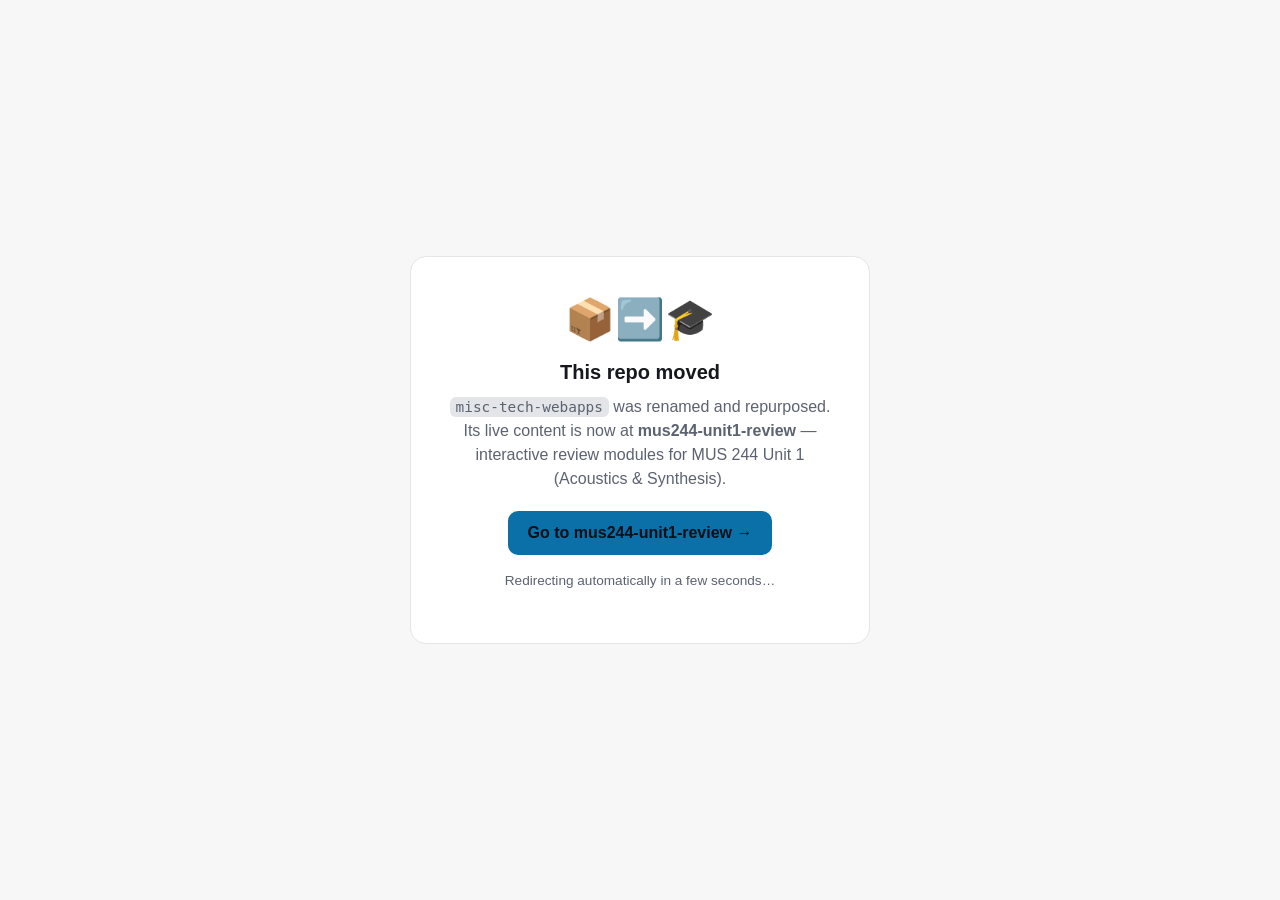
<file: index.html>
<!doctype html>
<html lang="en">
<head>
  <meta charset="utf-8" />
  <meta name="viewport" content="width=device-width, initial-scale=1" />
  <meta http-equiv="refresh" content="5; url=https://adamborecki.github.io/mus244-unit1-review/" />
  <title>Moved — misc-tech-webapps</title>
  <style>
    :root {
      color-scheme: light dark;
      --bg: #0f1115;
      --fg: #f2f3f5;
      --muted: #9aa0ab;
      --accent: #7dd3fc;
      --card: #171a21;
      --border: #2a2f3a;
    }
    @media (prefers-color-scheme: light) {
      :root {
        --bg: #f7f7f8;
        --fg: #16181d;
        --muted: #5b6270;
        --accent: #0b6fa8;
        --card: #ffffff;
        --border: #e3e5e9;
      }
    }
    * { box-sizing: border-box; }
    body {
      margin: 0;
      min-height: 100vh;
      display: flex;
      align-items: center;
      justify-content: center;
      background: var(--bg);
      color: var(--fg);
      font: 16px/1.5 -apple-system, BlinkMacSystemFont, "Segoe UI", Roboto, Helvetica, Arial, sans-serif;
      padding: 24px;
    }
    .card {
      max-width: 460px;
      width: 100%;
      background: var(--card);
      border: 1px solid var(--border);
      border-radius: 16px;
      padding: 32px;
      text-align: center;
    }
    .emoji { font-size: 2.5rem; margin-bottom: 8px; }
    h1 { font-size: 1.25rem; margin: 0 0 8px; }
    p { color: var(--muted); margin: 0 0 20px; }
    code {
      background: var(--border);
      padding: 2px 6px;
      border-radius: 6px;
      font-size: 0.9em;
    }
    a.btn {
      display: inline-block;
      padding: 10px 20px;
      border-radius: 10px;
      background: var(--accent);
      color: #061018;
      text-decoration: none;
      font-weight: 600;
    }
    .note { margin-top: 16px; font-size: 0.85rem; }
  </style>
</head>
<body>
  <div class="card">
    <div class="emoji">📦➡️🎓</div>
    <h1>This repo moved</h1>
    <p>
      <code>misc-tech-webapps</code> was renamed and repurposed. Its live content is now at
      <strong>mus244-unit1-review</strong> — interactive review modules for MUS 244 Unit 1 (Acoustics &amp; Synthesis).
    </p>
    <a class="btn" href="https://adamborecki.github.io/mus244-unit1-review/">Go to mus244-unit1-review →</a>
    <p class="note">Redirecting automatically in a few seconds…</p>
  </div>
</body>
</html>
</file>
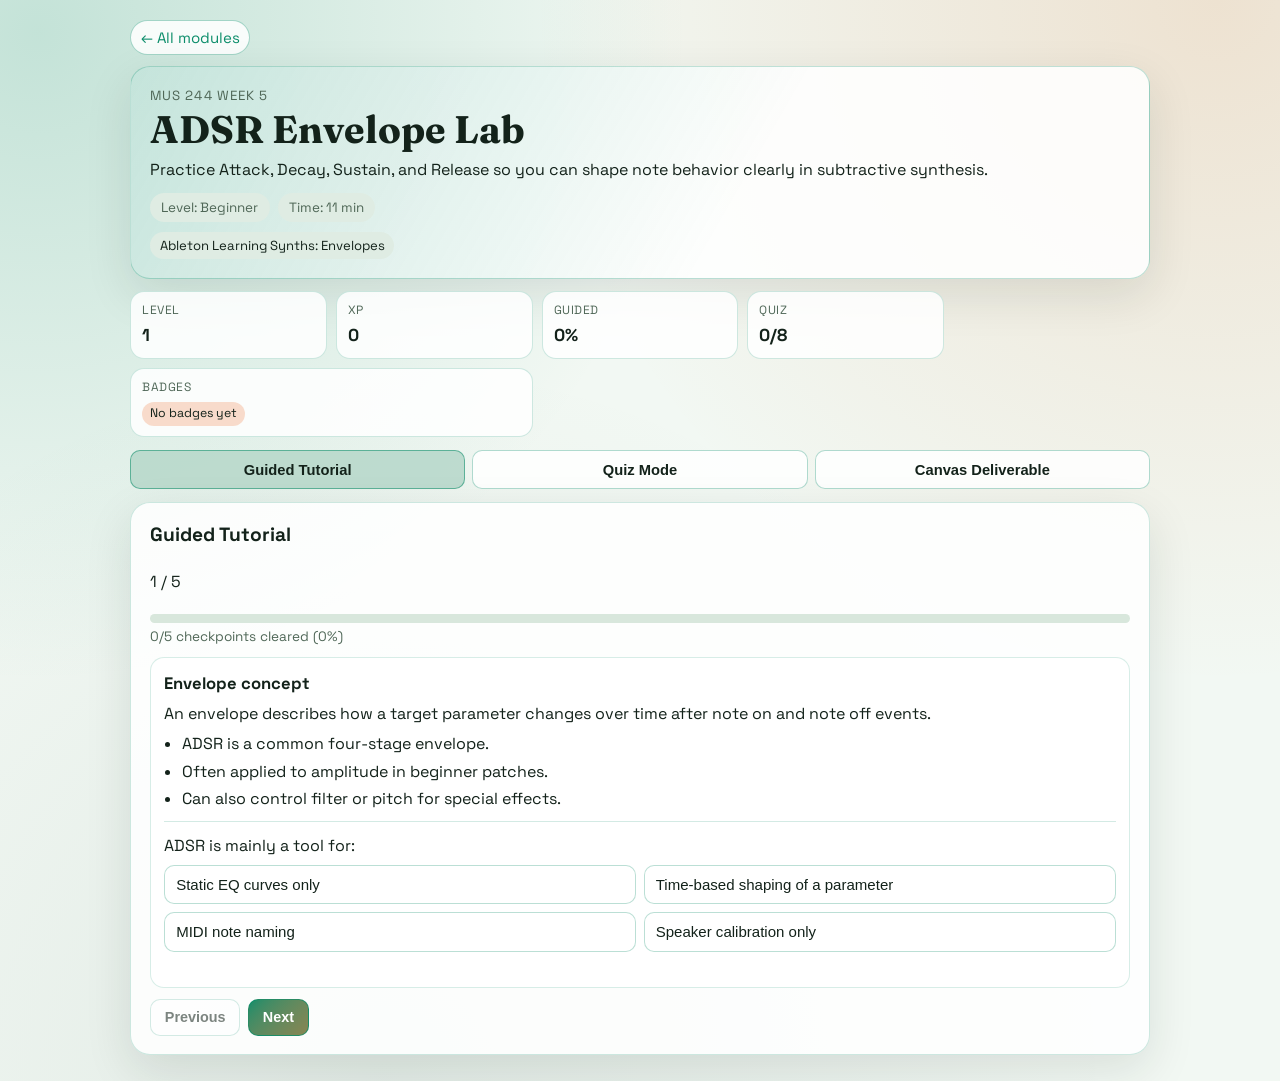
<file: adsr/index.html>
<!doctype html>
<html lang="en">
  <head>
    <meta charset="UTF-8" />
    <meta name="viewport" content="width=device-width, initial-scale=1" />
    <meta
      name="description"
      content="MUS 244 interactive module with guided tutorial, quiz mode, and Canvas deliverable."
    />
    <title>MUS 244 Module</title>
    <link rel="stylesheet" href="../shared/styles.css" />
    <script src="./topic.js" defer></script>
    <script src="../shared/app.js" defer></script>
  </head>
  <body>
    <main class="app">
      <a class="back-link" href="../index.html">&larr; All modules</a>

      <header class="hero">
        <p class="eyebrow">MUS 244 Week 5</p>
        <h1 id="topicTitle">Module Title</h1>
        <p id="topicIntro"></p>
        <div class="meta">
          <span id="topicDifficulty"></span>
          <span id="topicTime"></span>
        </div>
        <div class="link-row" id="topicResource"></div>
      </header>

      <section class="stats" id="stats"></section>

      <nav class="mode-switch" aria-label="Learning mode selector">
        <button class="mode-btn is-active" data-mode="guided" type="button">Guided Tutorial</button>
        <button class="mode-btn" data-mode="quiz" type="button">Quiz Mode</button>
        <button class="mode-btn" data-mode="deliverable" type="button">Canvas Deliverable</button>
      </nav>

      <section class="panel is-active" id="guidedPanel" aria-live="polite">
        <div class="panel-head">
          <h2>Guided Tutorial</h2>
          <p id="guidedStepCounter"></p>
          <div class="progress-track"><div class="progress-fill" id="guidedProgressBar"></div></div>
          <p class="progress-text" id="guidedProgressText"></p>
        </div>

        <article class="card">
          <h3 id="guidedTitle"></h3>
          <p id="guidedBody"></p>
          <ul id="guidedPoints"></ul>

          <div class="checkpoint">
            <p id="checkpointPrompt"></p>
            <div class="option-grid" id="checkpointOptions"></div>
            <p class="feedback" id="checkpointFeedback"></p>
          </div>
        </article>

        <div class="actions">
          <button class="btn-ghost" id="prevStepBtn" type="button">Previous</button>
          <button class="btn" id="nextStepBtn" type="button">Next</button>
        </div>
      </section>

      <section class="panel" id="quizPanel" aria-live="polite">
        <div class="panel-head">
          <h2>Quiz Mode</h2>
          <p id="quizStatus"></p>
        </div>

        <article class="card">
          <h3 id="quizPrompt"></h3>
          <div class="option-grid" id="quizOptions"></div>
          <p class="feedback" id="quizFeedback"></p>

          <div class="quiz-controls">
            <button class="btn" id="nextQuestionBtn" type="button">Next Question</button>
            <button class="btn-ghost" id="restartQuizBtn" type="button">Restart Quiz</button>
          </div>
        </article>
      </section>

      <section class="panel" id="deliverablePanel" aria-live="polite">
        <div class="panel-head">
          <h2>Canvas Deliverable</h2>
          <p>Fill in your own reflections, then generate and copy the final text.</p>
        </div>

        <div class="deliverable-form">
          <div class="field">
            <label for="studentName">Your name</label>
            <input id="studentName" type="text" placeholder="Student name" />
          </div>

          <div class="field">
            <label for="studentSection">Section / class time</label>
            <input id="studentSection" type="text" placeholder="Example: Tue 1:30 PM" />
          </div>

          <div class="field">
            <label for="studentTerms">3 key terms you can explain now</label>
            <input id="studentTerms" type="text" placeholder="Example: LFO, cutoff, sustain" />
          </div>

          <div class="field">
            <label for="studentWin">One thing you understand better now</label>
            <textarea id="studentWin" placeholder="1-2 sentences"></textarea>
          </div>

          <div class="field">
            <label for="studentQuestion">One thing you still need help with</label>
            <textarea id="studentQuestion" placeholder="Write one question"></textarea>
          </div>

          <div class="field">
            <label for="studentNext">What you will practice next</label>
            <textarea id="studentNext" placeholder="Short next step"></textarea>
          </div>

          <div class="deliverable-controls">
            <button class="btn" id="generateDeliverableBtn" type="button">Generate Canvas Text</button>
            <button class="btn-ghost" id="copyDeliverableBtn" type="button">Copy Text</button>
          </div>

          <div class="field">
            <label for="deliverableOutput">Final text</label>
            <textarea id="deliverableOutput" class="output-box" readonly></textarea>
          </div>

          <p class="feedback" id="deliverableStatus"></p>
        </div>
      </section>
    </main>
  </body>
</html>
</file>
<file: shared/styles.css>
@import url('https://fonts.googleapis.com/css2?family=Fraunces:opsz,wght@9..144,600;9..144,800&family=Space+Grotesk:wght@400;500;700&display=swap');

:root {
  color-scheme: light dark;
  --bg: #f2f8f3;
  --surface: rgba(255, 255, 255, 0.86);
  --surface-strong: rgba(255, 255, 255, 0.95);
  --text: #13221a;
  --muted: #4f6757;
  --accent: #0b8d6a;
  --accent-2: #d66f1f;
  --ok: #19733f;
  --warn: #b34f00;
  --danger: #b93825;
  --wash-1: rgba(11, 141, 106, 0.2);
  --wash-2: rgba(214, 111, 31, 0.16);
  --wash-3: rgba(45, 89, 73, 0.08);
  --track: #d8e7dc;
  --chip: #dfece3;
  --shadow: 0 16px 48px rgba(15, 34, 25, 0.11);
  --radius-lg: 20px;
  --radius-md: 14px;
  --radius-sm: 10px;
}

@media (prefers-color-scheme: dark) {
  :root {
    --bg: #091410;
    --surface: rgba(18, 30, 25, 0.86);
    --surface-strong: rgba(17, 29, 24, 0.95);
    --text: #edf7ef;
    --muted: #aac3b4;
    --accent: #40d4a8;
    --accent-2: #ffae63;
    --ok: #68d48c;
    --warn: #ffb977;
    --danger: #ff8c7b;
    --wash-1: rgba(64, 212, 168, 0.2);
    --wash-2: rgba(255, 174, 99, 0.18);
    --wash-3: rgba(89, 140, 115, 0.14);
    --track: #214138;
    --chip: #1d342d;
    --shadow: 0 18px 54px rgba(0, 0, 0, 0.45);
  }
}

* {
  box-sizing: border-box;
}

html,
body {
  margin: 0;
  min-height: 100%;
}

body {
  background: radial-gradient(circle at 3% 3%, var(--wash-1) 0, transparent 40%),
    radial-gradient(circle at 95% 0%, var(--wash-2) 0, transparent 42%),
    radial-gradient(circle at 30% 100%, var(--wash-3) 0, transparent 52%),
    var(--bg);
  color: var(--text);
  font-family: 'Space Grotesk', 'Avenir Next', 'Segoe UI', sans-serif;
  line-height: 1.45;
  font-size: 16px;
}

a {
  color: var(--accent);
}

.app {
  width: min(960px, 100% - 1.1rem);
  margin: 0 auto;
  padding: 0.8rem 0 1.6rem;
}

.back-link {
  display: inline-flex;
  align-items: center;
  gap: 0.3rem;
  text-decoration: none;
  font-size: 0.94rem;
  padding: 0.35rem 0.6rem;
  border-radius: 999px;
  background: var(--surface);
  border: 1px solid color-mix(in oklab, var(--accent) 36%, transparent);
  margin-bottom: 0.7rem;
}

.hero,
.stats,
.mode-switch,
.panel,
.hub-card {
  animation: rise 320ms ease both;
}

.hero {
  background: linear-gradient(
      120deg,
      color-mix(in oklab, var(--accent) 22%, transparent),
      transparent 60%
    ),
    var(--surface);
  border: 1px solid color-mix(in oklab, var(--accent) 26%, transparent);
  border-radius: var(--radius-lg);
  padding: 1rem 1rem 1.1rem;
  box-shadow: var(--shadow);
}

.eyebrow {
  margin: 0;
  color: var(--muted);
  font-size: 0.83rem;
  letter-spacing: 0.08em;
  text-transform: uppercase;
}

.hero h1 {
  margin: 0.28rem 0 0.48rem;
  font-family: 'Fraunces', Georgia, serif;
  font-size: clamp(1.4rem, 5vw, 2.4rem);
  line-height: 1.07;
}

.hero p {
  margin: 0;
}

.meta {
  margin-top: 0.75rem;
  display: flex;
  flex-wrap: wrap;
  gap: 0.5rem;
}

.meta span {
  background: var(--chip);
  color: var(--muted);
  border-radius: 999px;
  font-size: 0.84rem;
  padding: 0.28rem 0.7rem;
}

.stats {
  margin-top: 0.8rem;
  display: grid;
  grid-template-columns: repeat(2, minmax(0, 1fr));
  gap: 0.55rem;
}

.stat-card {
  background: var(--surface);
  border: 1px solid color-mix(in oklab, var(--accent) 20%, transparent);
  border-radius: var(--radius-md);
  padding: 0.62rem 0.7rem;
}

.stat-card .label {
  margin: 0;
  font-size: 0.75rem;
  color: var(--muted);
  text-transform: uppercase;
  letter-spacing: 0.04em;
}

.stat-card .value {
  margin: 0.2rem 0 0;
  font-size: 1.08rem;
  font-weight: 700;
}

.badge-list {
  display: flex;
  flex-wrap: wrap;
  gap: 0.4rem;
  margin-top: 0.38rem;
}

.badge {
  display: inline-block;
  background: color-mix(in oklab, var(--accent-2) 25%, var(--surface-strong));
  color: var(--text);
  padding: 0.2rem 0.5rem;
  border-radius: 999px;
  font-size: 0.77rem;
}

.stat-wide {
  grid-column: 1 / -1;
}

.mode-switch {
  margin-top: 0.82rem;
  display: grid;
  grid-template-columns: repeat(3, minmax(0, 1fr));
  gap: 0.44rem;
}

.mode-btn {
  appearance: none;
  border: 1px solid color-mix(in oklab, var(--accent) 32%, transparent);
  border-radius: var(--radius-sm);
  background: var(--surface);
  color: var(--text);
  padding: 0.58rem 0.35rem;
  font-size: 0.85rem;
  font-weight: 600;
  cursor: pointer;
}

.mode-btn.is-active {
  background: color-mix(in oklab, var(--accent) 30%, var(--surface));
  border-color: color-mix(in oklab, var(--accent) 55%, transparent);
}

.panel {
  display: none;
  margin-top: 0.8rem;
  background: var(--surface);
  border: 1px solid color-mix(in oklab, var(--accent) 20%, transparent);
  border-radius: var(--radius-lg);
  padding: 0.92rem;
  box-shadow: var(--shadow);
}

.panel.is-active {
  display: block;
}

.panel h2 {
  margin: 0;
  font-size: 1.2rem;
}

.panel-head {
  display: grid;
  gap: 0.3rem;
  margin-bottom: 0.65rem;
}

.progress-track {
  height: 9px;
  border-radius: 999px;
  background: var(--track);
  overflow: hidden;
}

.progress-fill {
  height: 100%;
  width: 0;
  border-radius: inherit;
  background: linear-gradient(90deg, var(--accent), var(--accent-2));
  transition: width 240ms ease;
}

.progress-text {
  margin: 0;
  color: var(--muted);
  font-size: 0.85rem;
}

.card {
  background: var(--surface-strong);
  border: 1px solid color-mix(in oklab, var(--accent) 16%, transparent);
  border-radius: var(--radius-md);
  padding: 0.82rem;
}

.card h3 {
  margin-top: 0;
  margin-bottom: 0.4rem;
  font-size: 1.04rem;
}

.card p {
  margin: 0.2rem 0;
}

.card ul {
  margin: 0.45rem 0 0.65rem;
  padding-left: 1.1rem;
}

.card li {
  margin: 0.25rem 0;
}

.link-row {
  margin-top: 0.62rem;
  display: flex;
  flex-wrap: wrap;
  gap: 0.4rem;
}

.link-chip {
  text-decoration: none;
  font-size: 0.82rem;
  color: var(--text);
  background: var(--chip);
  border-radius: 999px;
  padding: 0.27rem 0.6rem;
}

.checkpoint {
  margin-top: 0.7rem;
  border-top: 1px solid color-mix(in oklab, var(--accent) 18%, transparent);
  padding-top: 0.72rem;
}

.checkpoint p {
  margin: 0;
}

.option-grid {
  margin-top: 0.5rem;
  display: grid;
  grid-template-columns: 1fr;
  gap: 0.48rem;
}

.option-btn {
  appearance: none;
  border: 1px solid color-mix(in oklab, var(--accent) 28%, transparent);
  border-radius: var(--radius-sm);
  background: color-mix(in oklab, var(--surface) 78%, transparent);
  color: var(--text);
  padding: 0.64rem 0.68rem;
  text-align: left;
  font-size: 0.94rem;
  cursor: pointer;
}

.option-btn[disabled] {
  opacity: 0.8;
  cursor: default;
}

.option-btn.is-correct {
  border-color: color-mix(in oklab, var(--ok) 70%, transparent);
  background: color-mix(in oklab, var(--ok) 25%, var(--surface-strong));
}

.option-btn.is-wrong {
  border-color: color-mix(in oklab, var(--danger) 66%, transparent);
  background: color-mix(in oklab, var(--danger) 22%, var(--surface-strong));
}

.feedback {
  min-height: 1.42rem;
  margin-top: 0.5rem;
  font-size: 0.91rem;
  color: var(--muted);
}

.feedback.is-good {
  color: var(--ok);
}

.feedback.is-bad {
  color: var(--danger);
}

.actions,
.quiz-controls,
.deliverable-controls {
  margin-top: 0.68rem;
  display: flex;
  flex-wrap: wrap;
  gap: 0.5rem;
}

.btn,
.btn-ghost {
  appearance: none;
  border-radius: var(--radius-sm);
  font-weight: 700;
  font-size: 0.9rem;
  padding: 0.58rem 0.85rem;
  cursor: pointer;
}

.btn {
  background: linear-gradient(135deg, var(--accent), color-mix(in oklab, var(--accent) 55%, var(--accent-2)));
  color: #fff;
  border: 1px solid color-mix(in oklab, var(--accent) 70%, transparent);
}

.btn-ghost {
  background: var(--surface);
  color: var(--text);
  border: 1px solid color-mix(in oklab, var(--accent) 32%, transparent);
}

.btn[disabled],
.btn-ghost[disabled] {
  opacity: 0.55;
  cursor: not-allowed;
}

.hidden {
  display: none !important;
}

.result-grid {
  margin-top: 0.4rem;
  display: grid;
  grid-template-columns: repeat(2, minmax(0, 1fr));
  gap: 0.45rem;
}

.result-pill {
  margin: 0;
  border-radius: var(--radius-sm);
  padding: 0.5rem;
  background: var(--chip);
}

.result-pill strong {
  display: block;
  font-size: 1rem;
}

.deliverable-form {
  display: grid;
  gap: 0.65rem;
}

.field {
  display: grid;
  gap: 0.2rem;
}

.field label {
  font-size: 0.86rem;
  color: var(--muted);
}

input,
textarea {
  width: 100%;
  border-radius: var(--radius-sm);
  border: 1px solid color-mix(in oklab, var(--accent) 30%, transparent);
  background: var(--surface-strong);
  color: var(--text);
  padding: 0.58rem 0.62rem;
  font-family: inherit;
  font-size: 0.95rem;
}

textarea {
  min-height: 110px;
  resize: vertical;
}

.output-box {
  min-height: 250px;
  font-size: 0.88rem;
  line-height: 1.45;
}

.hub-note {
  margin-top: 0.75rem;
}

.hub-grid {
  margin-top: 0.85rem;
  display: grid;
  grid-template-columns: 1fr;
  gap: 0.62rem;
}

.hub-card {
  display: block;
  text-decoration: none;
  color: inherit;
  background: var(--surface);
  border: 1px solid color-mix(in oklab, var(--accent) 24%, transparent);
  border-radius: var(--radius-md);
  padding: 0.88rem;
}

.hub-card h3 {
  margin: 0;
  font-size: 1rem;
}

.hub-card p {
  margin: 0.3rem 0 0;
  color: var(--muted);
  font-size: 0.92rem;
}

.hub-card .chip-row {
  margin-top: 0.42rem;
  display: flex;
  flex-wrap: wrap;
  gap: 0.35rem;
}

.hub-card .chip-row span {
  background: var(--chip);
  border-radius: 999px;
  font-size: 0.75rem;
  color: var(--muted);
  padding: 0.2rem 0.5rem;
}

@media (min-width: 760px) {
  .app {
    width: min(1020px, 100% - 2rem);
    padding-top: 1.25rem;
  }

  .hero,
  .panel {
    padding: 1.15rem 1.2rem;
  }

  .stats {
    grid-template-columns: repeat(5, minmax(0, 1fr));
  }

  .stat-wide {
    grid-column: span 2;
  }

  .mode-btn {
    padding: 0.64rem 0.8rem;
    font-size: 0.92rem;
  }

  .option-grid {
    grid-template-columns: repeat(2, minmax(0, 1fr));
  }

  .hub-grid {
    grid-template-columns: repeat(2, minmax(0, 1fr));
  }
}

@media (min-width: 980px) {
  .hub-grid {
    grid-template-columns: repeat(3, minmax(0, 1fr));
  }
}

@keyframes rise {
  from {
    opacity: 0;
    transform: translateY(7px);
  }

  to {
    opacity: 1;
    transform: translateY(0);
  }
}
</file>
